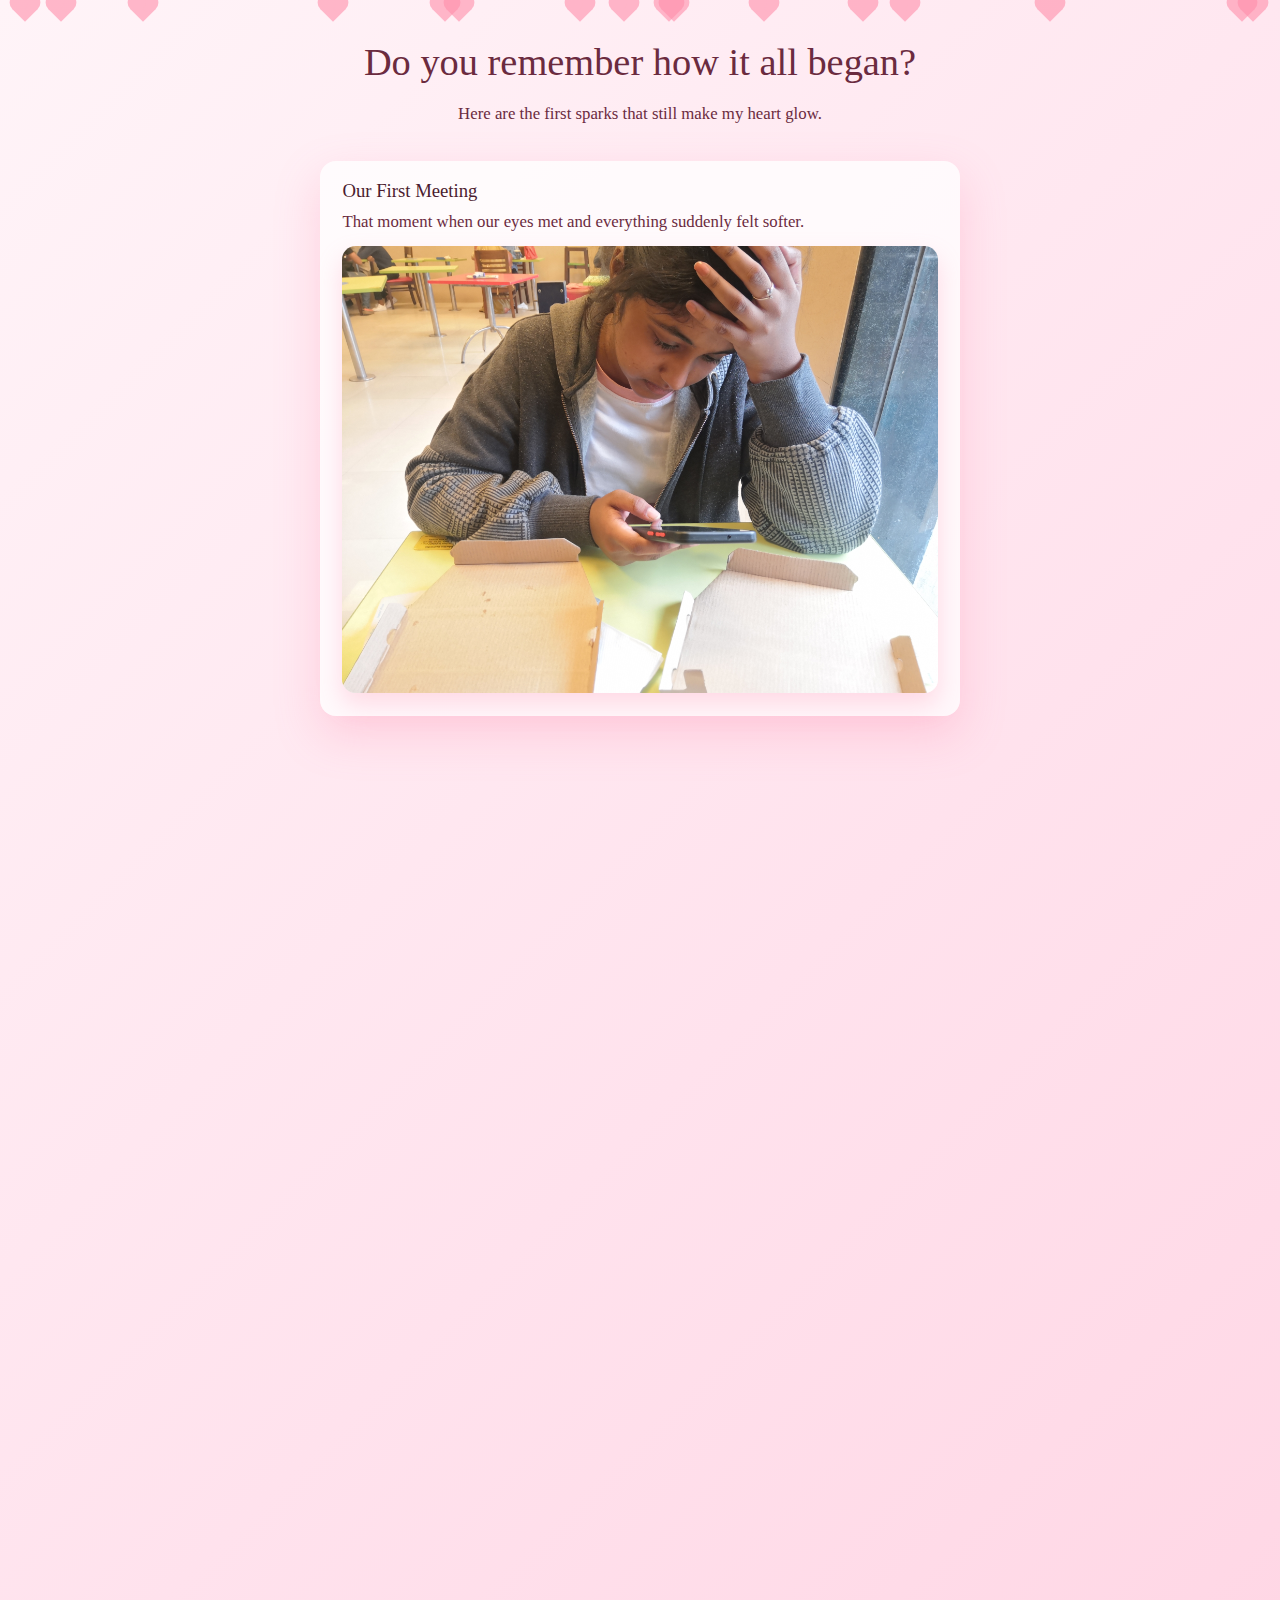
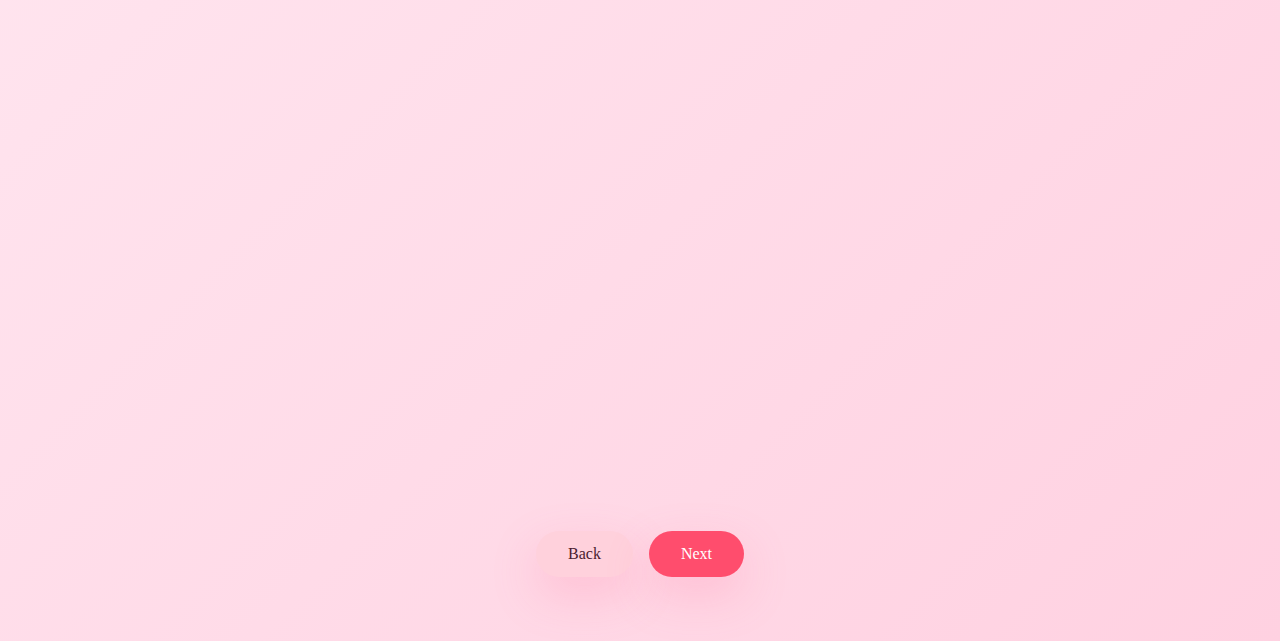
<file: pages/intro.html>
<!DOCTYPE html>
<html lang="en">
  <head>
    <meta charset="UTF-8" />
    <meta name="viewport" content="width=device-width, initial-scale=1.0" />
    <title>How It Started</title>
    <link rel="stylesheet" href="../css/main.css" />
    <link rel="stylesheet" href="../css/animations.css" />
  </head>
  <body>
    <div class="floating-hearts" aria-hidden="true"></div>
    <main>
      <section class="page">
        <h2>Do you remember how it all began?</h2>
        <p class="subtext">Here are the first sparks that still make my heart glow.</p>
        <div class="timeline">
          <article class="timeline-item">
            <h3>Our First Meeting</h3>
            <p>That moment when our eyes met and everything suddenly felt softer.</p>
            <img src="../assets/images/Ourfirstmeeting.jpeg" alt="Soft pastel heart illustration" />
          </article>
          <article class="timeline-item">
            <h3>Our First Kiss</h3>
            <p>I know this is not the First one, But every kiss with you feels as magical as the first one did!.</p>
            <img src="../assets/images/OurFirstKiss.png" alt="Soft pastel heart illustration" />
          </article>
          <article class="timeline-item">
            <h3>Our First Beach Date</h3>
            <p>Hours slipped by, and I realized I never wanted to end this, well basically the same feeling for every meeting.</p>
            <img src="../assets/images/OurFirstBeachDate.jpeg" alt="Soft pastel heart illustration" />
          </article>
        </div>
        <div class="footer-nav">
          <a class="button secondary js-transition" href="../index.html">Back</a>
          <a class="button js-transition" href="memories.html">Next</a>
        </div>
      </section>
    </main>
    <script src="../js/main.js"></script>
    <script src="../js/effects.js"></script>
  </body>
</html>
</file>
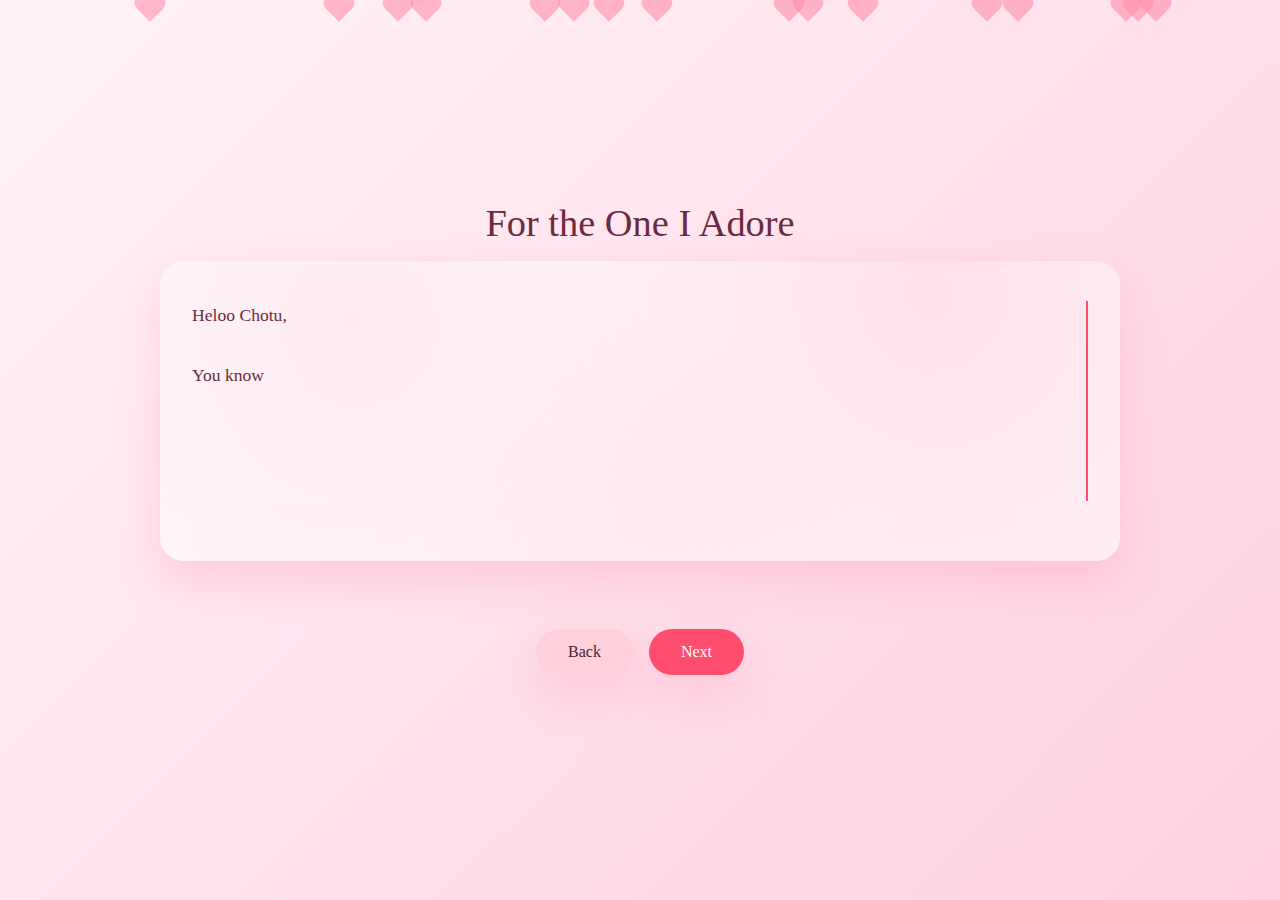
<file: pages/letter.html>
<!DOCTYPE html>
<html lang="en">
  <head>
    <meta charset="UTF-8" />
    <meta name="viewport" content="width=device-width, initial-scale=1.0" />
    <title>Love Letter</title>
    <link rel="stylesheet" href="../css/main.css" />
    <link rel="stylesheet" href="../css/animations.css" />
  </head>
  <body>
    <div class="floating-hearts" aria-hidden="true"></div>
    <main>
      <section class="page">
        <h2>For the One I Adore</h2>
        <div class="letter">
          <div class="letter-content">
            <p class="typewriter" data-typewriter>
Heloo Chotu,

You know, I was thinking back on these past four years, and it’s just wild how we’ve grown. You were the one person I ever reached out to first, December 4th, and boom, we started talking. Those COVID days were a blast, just us, nonstop, until we finally met in person on November 17th. I was in awe, totally smitten. We walked to my flat, 4 kilometers and even though you were dealing with stuff, you powered through. I was trying to be protective—awkwardly, I might add—but man, that day stuck.

From there, we went from friends to best friends. The day we called each other best friends? I was on top of the world. Then things just got closer and closer—until I proposed. Even though I knew deep down you’d say yes, I was still so nervous. But when you did, everything changed—life actually got more magical.

And now, every memory is like a scene from “Kaise Mujhe Tum Mil Gayi.” I don’t know how I got so lucky, but I did. You’ve made every day brighter, and I’m just so glad you’re here with me.

Always yours (and always smiling because of you!).
            </p>
          </div>
        </div>
        <div class="footer-nav">
          <a class="button secondary js-transition" href="memories.html">Back</a>
          <a class="button js-transition" href="question.html">Next</a>
        </div>
      </section>
    </main>
    <script src="../js/main.js"></script>
    <script src="../js/effects.js"></script>
  </body>
</html>
</file>
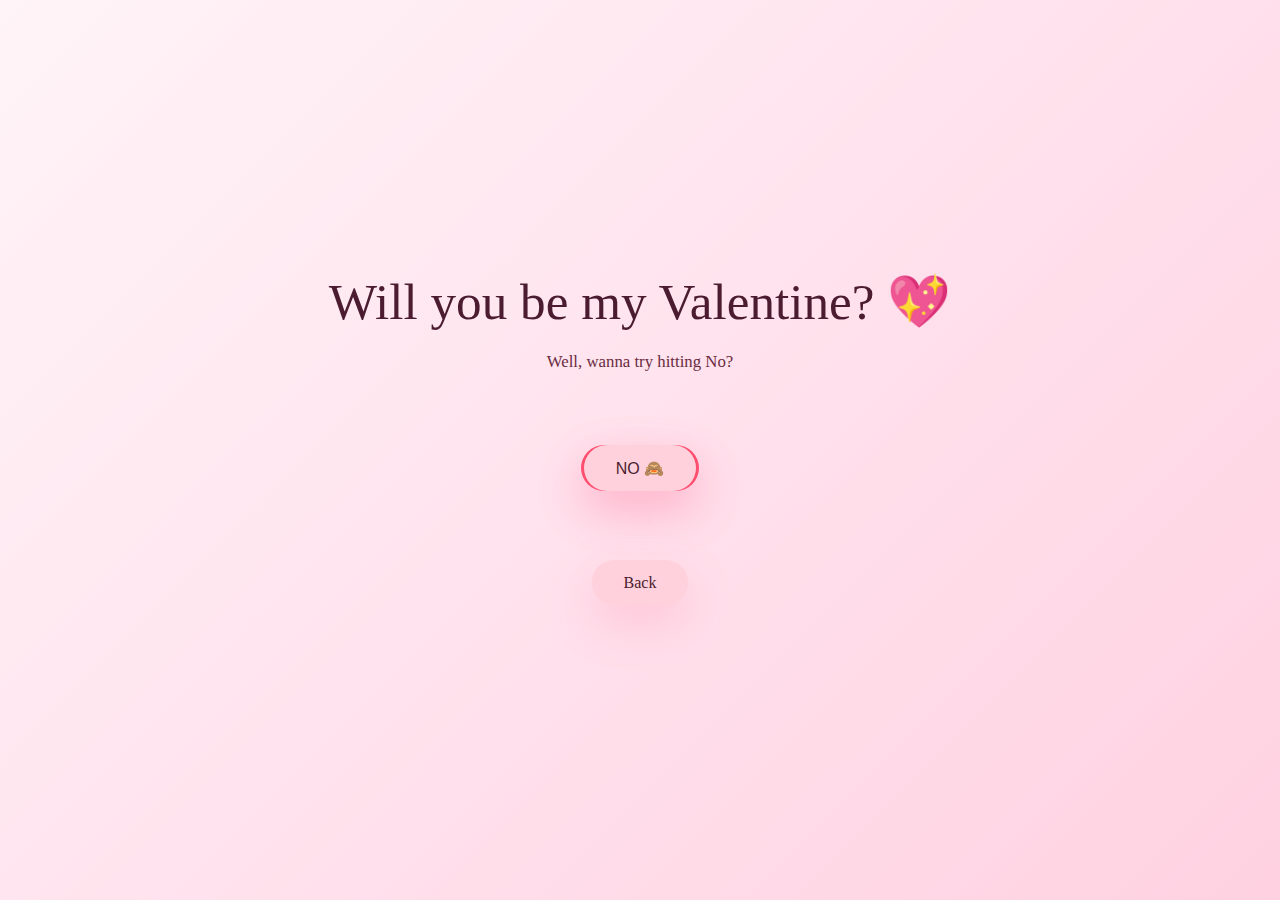
<file: pages/question.html>
<!DOCTYPE html>
<html lang="en">
  <head>
    <meta charset="UTF-8" />
    <meta name="viewport" content="width=device-width, initial-scale=1.0" />
    <title>The Question</title>
    <link rel="stylesheet" href="../css/main.css" />
    <link rel="stylesheet" href="../css/animations.css" />
  </head>
  <body>
    <main>
      <section class="page">
        <h1>Will you be my Valentine? 💖</h1>
        <p class="subtext">Well, wanna try hitting No?</p>
        <div class="question-buttons">
          <a class="button glow js-transition" href="yes.html">YES ❤️</a>
          <button class="button secondary no-btn" type="button" data-no-button>NO 🙈</button>
        </div>
        <div class="footer-nav">
          <a class="button secondary js-transition" href="letter.html">Back</a>
        </div>
      </section>
    </main>
    <script src="../js/main.js"></script>
    <script src="../js/effects.js"></script>
  </body>
</html>
</file>
<file: css/main.css>
:root {
  --pink-100: #fff0f5;
  --pink-200: #ffd6e8;
  --pink-300: #ffb3c6;
  --pink-400: #ff8fab;
  --pink-500: #ff5d8f;
  --rose: #f77f9d;
  --white: #ffffff;
  --soft-shadow: 0 18px 45px rgba(255, 120, 160, 0.25);
  --text-dark: #4b1c2f;
  --text-soft: #6b2b3f;
  --accent: #ff4d6d;
}

* {
  box-sizing: border-box;
  margin: 0;
  padding: 0;
}

body {
  font-family: "Georgia", "Times New Roman", serif;
  color: var(--text-dark);
  background: linear-gradient(135deg, #fff4f8 0%, #ffe2ed 50%, #ffd1e1 100%);
  min-height: 100vh;
  overflow-x: hidden;
  display: flex;
  flex-direction: column;
}

main {
  flex: 1;
  display: flex;
  align-items: center;
  justify-content: center;
  padding: 2.5rem 1.5rem 4rem;
}

.page {
  width: min(100%, 960px);
  text-align: center;
  position: relative;
  z-index: 2;
}

h1,
h2,
h3 {
  font-weight: 500;
}

h1 {
  font-size: clamp(2.2rem, 4vw, 3.5rem);
  margin-bottom: 1rem;
  color: var(--text-dark);
}

h2 {
  font-size: clamp(1.6rem, 3vw, 2.4rem);
  margin-bottom: 1rem;
  color: var(--text-soft);
}

p {
  font-size: 1.05rem;
  line-height: 1.7;
  color: var(--text-soft);
}

.button {
  display: inline-flex;
  align-items: center;
  justify-content: center;
  gap: 0.5rem;
  padding: 0.85rem 2rem;
  margin-top: 1.8rem;
  border-radius: 999px;
  border: none;
  background: var(--accent);
  color: var(--white);
  font-size: 1rem;
  cursor: pointer;
  box-shadow: var(--soft-shadow);
  text-decoration: none;
  transition: transform 0.3s ease, box-shadow 0.3s ease, opacity 0.3s ease;
}

.button:hover {
  transform: translateY(-2px) scale(1.02);
  box-shadow: 0 20px 40px rgba(255, 93, 143, 0.35);
}

.button.secondary {
  background: #ffd1dc;
  color: var(--text-dark);
}

.hero-text {
  font-size: clamp(1.4rem, 3vw, 2rem);
  margin-bottom: 1.2rem;
}

.subtext {
  max-width: 560px;
  margin: 0 auto;
}

.floating-hearts {
  position: absolute;
  inset: 0;
  overflow: hidden;
  z-index: 1;
}

.heart {
  position: absolute;
  width: 18px;
  height: 18px;
  background: var(--pink-400);
  transform: rotate(45deg);
  opacity: 0.6;
  animation: floatUp 9s linear infinite;
}

.heart::before,
.heart::after {
  content: "";
  position: absolute;
  width: 18px;
  height: 18px;
  background: var(--pink-400);
  border-radius: 50%;
}

.heart::before {
  top: -9px;
  left: 0;
}

.heart::after {
  left: -9px;
  top: 0;
}

.timeline {
  text-align: left;
  margin: 2rem auto 0;
  max-width: 640px;
  display: grid;
  gap: 1.5rem;
}

.timeline-item {
  background: rgba(255, 255, 255, 0.75);
  padding: 1.2rem 1.4rem;
  border-radius: 1rem;
  box-shadow: var(--soft-shadow);
  opacity: 0;
  transform: translateY(20px);
  transition: opacity 0.6s ease, transform 0.6s ease;
}

.timeline-item.is-visible {
  opacity: 1;
  transform: translateY(0);
}

.timeline-item h3 {
  margin-bottom: 0.4rem;
  color: var(--text-dark);
}

.timeline-item p {
  margin-bottom: 0.6rem;
}

.timeline-item img {
  width: 100%;
  border-radius: 0.85rem;
  box-shadow: 0 12px 24px rgba(255, 146, 179, 0.3);
}

.gallery {
  display: grid;
  grid-template-columns: repeat(auto-fit, minmax(180px, 1fr));
  gap: 1.2rem;
  margin-top: 2rem;
}

.gallery-item {
  position: relative;
  overflow: hidden;
  border-radius: 1rem;
  box-shadow: var(--soft-shadow);
  cursor: pointer;
  transition: transform 0.4s ease, box-shadow 0.4s ease;
}

.gallery-item img {
  width: 100%;
  height: 100%;
  display: block;
  object-fit: cover;
  transition: transform 0.4s ease;
}

.gallery-item:hover img {
  transform: scale(1.08);
}

.gallery-item:hover {
  box-shadow: 0 22px 40px rgba(255, 93, 143, 0.35);
}

.gallery-item span {
  position: absolute;
  inset: auto 0 0 0;
  padding: 0.6rem 0.9rem;
  background: rgba(255, 255, 255, 0.8);
  font-size: 0.9rem;
  color: var(--text-dark);
}

.modal {
  position: fixed;
  inset: 0;
  background: rgba(54, 19, 30, 0.75);
  display: flex;
  align-items: center;
  justify-content: center;
  opacity: 0;
  pointer-events: none;
  transition: opacity 0.3s ease;
  z-index: 10;
  padding: 1.5rem;
}

.modal.open {
  opacity: 1;
  pointer-events: auto;
}

.modal-content {
  max-width: 900px;
  width: 100%;
  background: var(--white);
  padding: 1rem;
  border-radius: 1rem;
  box-shadow: var(--soft-shadow);
}

.modal-content img {
  width: 100%;
  border-radius: 0.75rem;
}

.letter {
  background: linear-gradient(135deg, #fffafc 0%, #fff2f7 100%);
  padding: 2.5rem 2rem;
  border-radius: 1.5rem;
  box-shadow: var(--soft-shadow);
  text-align: left;
  position: relative;
  overflow: hidden;
}

.letter::before {
  content: "";
  position: absolute;
  inset: 0;
  background-image: radial-gradient(circle at 20% 20%, rgba(255, 210, 230, 0.45), transparent 45%),
    radial-gradient(circle at 80% 10%, rgba(255, 182, 205, 0.4), transparent 50%),
    radial-gradient(circle at 50% 90%, rgba(255, 225, 235, 0.6), transparent 40%);
  opacity: 0.8;
  pointer-events: none;
}

.letter-content {
  position: relative;
  z-index: 1;
  font-family: "Palatino", "Book Antiqua", serif;
}

.letter-content p {
  font-size: 1.1rem;
  margin-bottom: 1.2rem;
}

.typewriter {
  border-right: 2px solid var(--accent);
  white-space: pre-line;
  min-height: 200px;
}

.question-buttons {
  display: flex;
  flex-wrap: wrap;
  justify-content: center;
  gap: 1.5rem;
  margin-top: 2.5rem;
}

.button.glow {
  background: var(--accent);
  animation: pulse 2.2s ease-in-out infinite;
}

.button.no-btn {
  position: relative;
}

.confetti {
  position: fixed;
  inset: 0;
  pointer-events: none;
  overflow: hidden;
  z-index: 1;
}

.confetti-piece {
  position: absolute;
  width: 12px;
  height: 12px;
  opacity: 0.8;
  animation: confettiFall 4s linear infinite;
}

.audio-toggle {
  margin-top: 1rem;
  display: inline-flex;
  align-items: center;
  gap: 0.5rem;
  font-size: 0.95rem;
  color: var(--text-soft);
}

.audio-toggle input {
  accent-color: var(--accent);
}

.footer-nav {
  margin-top: 2.5rem;
  display: flex;
  justify-content: center;
  gap: 1rem;
  flex-wrap: wrap;
}

.fade-in {
  animation: fadeIn 0.8s ease forwards;
}

.fade-out {
  animation: fadeOut 0.6s ease forwards;
}

@media (max-width: 600px) {
  main {
    padding: 2rem 1.1rem 3rem;
  }

  .letter {
    padding: 2rem 1.5rem;
  }

  .gallery {
    grid-template-columns: repeat(auto-fit, minmax(150px, 1fr));
  }
}
</file>
<file: css/animations.css>
@keyframes floatUp {
  0% {
    transform: translateY(100vh) rotate(45deg) scale(0.8);
    opacity: 0;
  }
  20% {
    opacity: 0.6;
  }
  100% {
    transform: translateY(-20vh) rotate(45deg) scale(1.2);
    opacity: 0;
  }
}

@keyframes fadeIn {
  from {
    opacity: 0;
    transform: translateY(10px);
  }
  to {
    opacity: 1;
    transform: translateY(0);
  }
}

@keyframes fadeOut {
  from {
    opacity: 1;
  }
  to {
    opacity: 0;
  }
}

@keyframes pulse {
  0% {
    transform: scale(1);
  }
  50% {
    transform: scale(1.05);
  }
  100% {
    transform: scale(1);
  }
}

@keyframes glow {
  0% {
    box-shadow: 0 0 0 rgba(255, 93, 143, 0.4);
  }
  50% {
    box-shadow: 0 0 25px rgba(255, 93, 143, 0.6);
  }
  100% {
    box-shadow: 0 0 0 rgba(255, 93, 143, 0.4);
  }
}

@keyframes confettiFall {
  0% {
    transform: translateY(-10vh) rotate(0deg);
  }
  100% {
    transform: translateY(110vh) rotate(360deg);
  }
}
</file>
